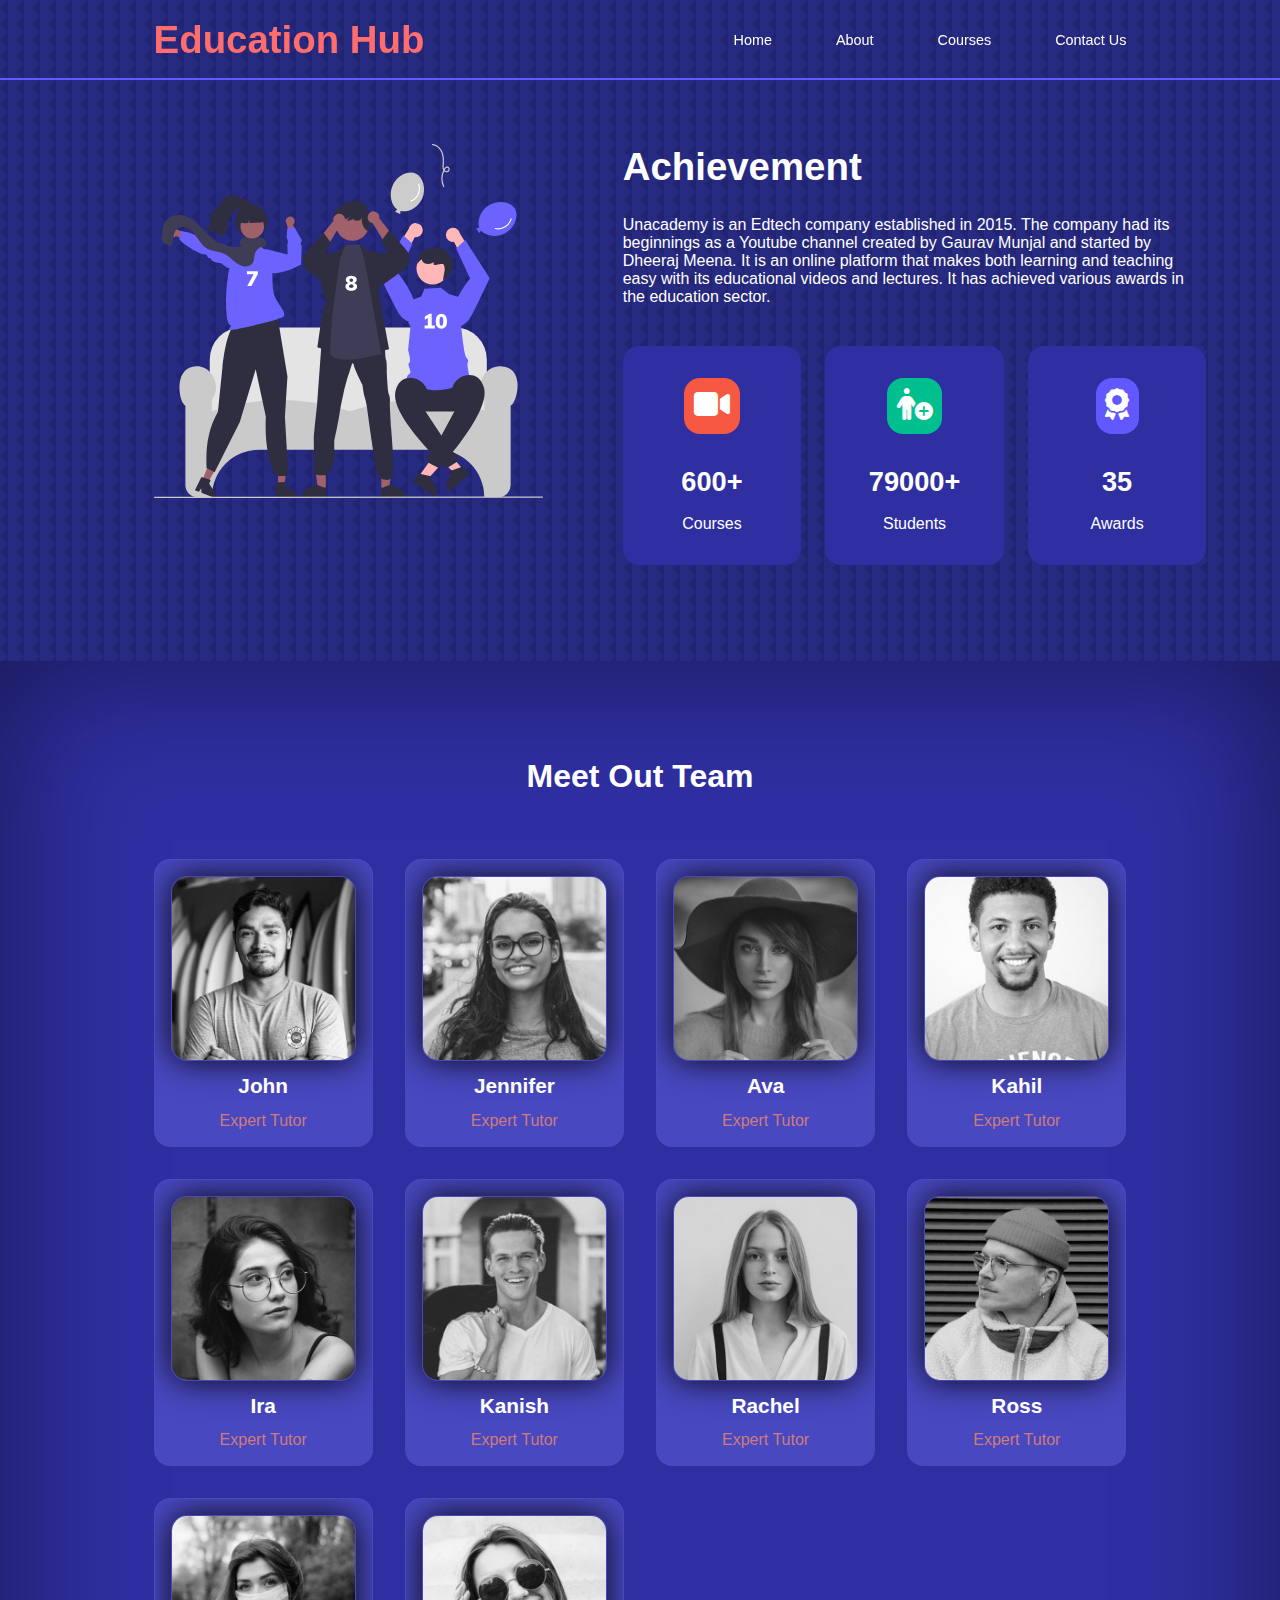
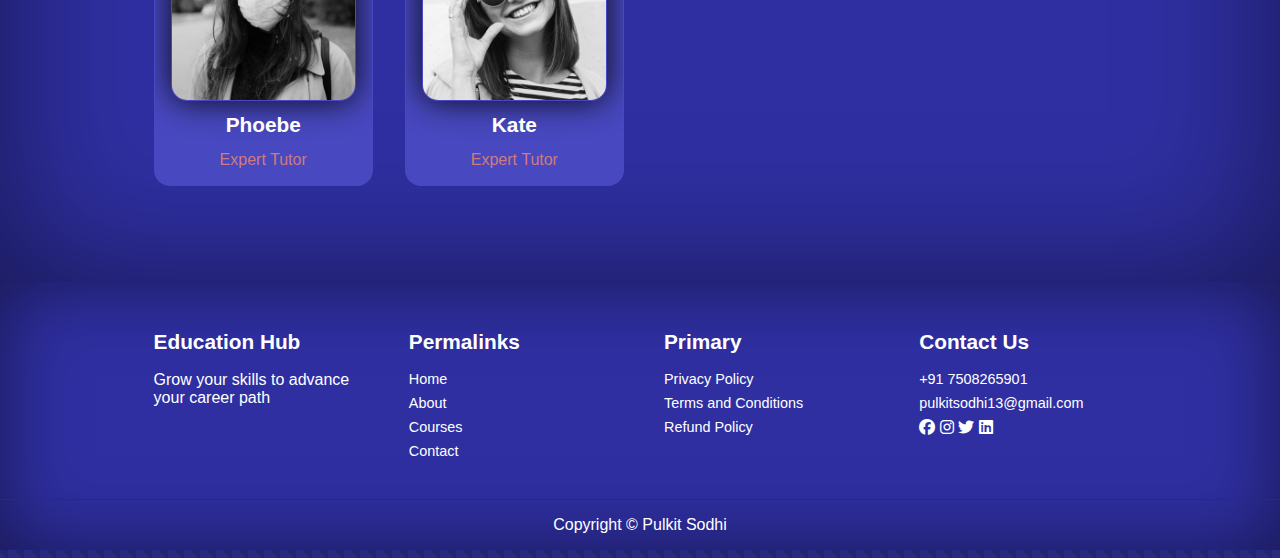
<file: about.html>
<!DOCTYPE html>
<html lang="en">

<head>
    <meta charset="UTF-8" />
    <meta http-equiv="X-UA-Compatible" content="IE=edge" />
    <meta name="viewport" content="width=device-width, initial-scale=1.0" />
    <title>About Page</title>
    <link rel="stylesheet" href="https://cdnjs.cloudflare.com/ajax/libs/font-awesome/6.4.0/css/all.min.css" />
    <link rel="stylesheet" href=".\css\style.css" />
    <link rel="stylesheet" href="css/about.css" />
    <link rel="preconnect" href="https://fonts.googleapis.com" />
    <style>
        body {
            background-image: url(./images/bg-texture.png);
        }
    </style>
</head>

<body>
    <nav>
        <div class="container nav__container">
            <a href="index.html">
                <h1>Education Hub</h1>
            </a>
            <ul class="nav_menu">
                <li><a href="index.html">Home</a></li>
                <li><a href="about.html">About</a></li>
                <li><a href="courses.html">Courses</a></li>
                <li><a href="contact.html">Contact Us</a></li>
            </ul>
            <button id="open-menu-btn"><i class="fa-solid fa-bars"></i></button>
            <button id="close-menu-btn">
                <i class="fa-sharp fa-solid fa-xmark"></i>
            </button>
        </div>
    </nav>


<!-- main page -->
<section class="about__achievements">
    <div class="container about__achievements-container">
        <div class="about__achievements-left">
            <img src="./images/about achievements.svg">
        </div>
        <div class="about__achievements-right">
            <h1>Achievement</h1>
            <p>
                Unacademy is an Edtech company established in 2015. The company had its beginnings as a Youtube channel created by Gaurav Munjal and started by Dheeraj Meena. It is an online platform that makes both learning and teaching easy with its educational videos and lectures. It has achieved various awards in the education sector.
            </p>
            <div class="achievements_cards">
                <article class="achievement_card">
                    <span class="achievement">
                        <i class="fa-solid fa-video"></i>
                    </span>
                    <h3>600+</h3>
                    <p>Courses</p>
                </article>
                <article class="achievement_card">
                    <span class="achievement">
                        <i class="fa-solid fa-person-circle-plus"></i>
                    </span>
                        <h3>79000+</h3>
                    <p>Students</p>
                   
                </article>
                <article class="achievement_card">
                    <span class="achievement">
                        <i class="fa-solid fa-award"></i>
                    </span>
                        <h3>35</h3>
                    <p>Awards
                    </p>
                    </span>
                </article>
            </div>

        </div>
    </div>

</section>

<!-- MEET OUR TEAM -->
<section class="team">
    <h2>Meet Out Team</h2>
    <div class="container team__container">
        <article class="team__member">
            <div class="team__member-image">
                <img src="images/tm1.jpg">
            </div>
            <div class="team__member-info">
                <h4>John
                </h4>
                <p>Expert Tutor</p>
            </div>
            <div class="team__member-socials">
                <a href="https://instagram.com" target="_blank"><i class="fa-brands fa-instagram"></i></a>
                <a href="https://twitter.com" target="_blank"><i class="fa-brands fa-twitter"></i></a>
                <a href="https://twitter.com" target="_blank"><i class="fa-brands fa-linkedin"></i></a>
        </article>
        <article class="team__member">
            <div class="team__member-image">
                <img src="images/tm2.jpg">
            </div>
            <div class="team__member-info">
                <h4>Jennifer
                </h4>
                <p>Expert Tutor</p>
            </div>
            <div class="team__member-socials">
                <a href="https://instagram.com" target="_blank"><i class="fa-brands fa-instagram"></i></a>
                <a href="https://twitter.com" target="_blank"><i class="fa-brands fa-twitter"></i></a>
                <a href="https://twitter.com" target="_blank"><i class="fa-brands fa-linkedin"></i></a>
        </article>
        <article class="team__member">
            <div class="team__member-image">
                <img src="images/tm3.jpg">
            </div>
            <div class="team__member-info">
                <h4>Ava
                </h4>
                <p>Expert Tutor</p>
            </div>
            <div class="team__member-socials">
                <a href="https://instagram.com" target="_blank"><i class="fa-brands fa-instagram"></i></a>
                <a href="https://twitter.com" target="_blank"><i class="fa-brands fa-twitter"></i></a>
                <a href="https://twitter.com" target="_blank"><i class="fa-brands fa-linkedin"></i></a>
        </article>
        <article class="team__member">
            <div class="team__member-image">
                <img src="images/tm4.jpg">
            </div>
            <div class="team__member-info">
                <h4>Kahil
                </h4>
                <p>Expert Tutor</p>
            </div>
            <div class="team__member-socials">
                <a href="https://instagram.com" target="_blank"><i class="fa-brands fa-instagram"></i></a>
                <a href="https://twitter.com" target="_blank"><i class="fa-brands fa-twitter"></i></a>
                <a href="https://twitter.com" target="_blank"><i class="fa-brands fa-linkedin"></i></a>
        </article>
        <article class="team__member">
            <div class="team__member-image">
                <img src="images/tm5.jpg">
            </div>
            <div class="team__member-info">
                <h4>Ira
                </h4>
                <p>Expert Tutor</p>
            </div>
            <div class="team__member-socials">
                <a href="https://instagram.com" target="_blank"><i class="fa-brands fa-instagram"></i></a>
                <a href="https://twitter.com" target="_blank"><i class="fa-brands fa-twitter"></i></a>
                <a href="https://twitter.com" target="_blank"><i class="fa-brands fa-linkedin"></i></a>
        </article>
        <article class="team__member">
            <div class="team__member-image">
                <img src="images/tm6.jpg">
            </div>
            <div class="team__member-info">
                <h4>Kanish
                </h4>
                <p>Expert Tutor</p>
            </div>
            <div class="team__member-socials">
                <a href="https://instagram.com" target="_blank"><i class="fa-brands fa-instagram"></i></a>
                <a href="https://twitter.com" target="_blank"><i class="fa-brands fa-twitter"></i></a>
                <a href="https://twitter.com" target="_blank"><i class="fa-brands fa-linkedin"></i></a>
        </article>
        <article class="team__member">
            <div class="team__member-image">
                <img src="images/tm7.jpg">
            </div>
            <div class="team__member-info">
                <h4>Rachel
                </h4>
                <p>Expert Tutor</p>
            </div>
            <div class="team__member-socials">
                <a href="https://instagram.com" target="_blank"><i class="fa-brands fa-instagram"></i></a>
                <a href="https://twitter.com" target="_blank"><i class="fa-brands fa-twitter"></i></a>
                <a href="https://twitter.com" target="_blank"><i class="fa-brands fa-linkedin"></i></a>
        </article>
        <article class="team__member">
            <div class="team__member-image">
                <img src="images/tm8.jpg">
            </div>
            <div class="team__member-info">
                <h4>Ross
                </h4>
                <p>Expert Tutor</p>
            </div>
            <div class="team__member-socials">
                <a href="https://instagram.com" target="_blank"><i class="fa-brands fa-instagram"></i></a>
                <a href="https://twitter.com" target="_blank"><i class="fa-brands fa-twitter"></i></a>
                <a href="https://twitter.com" target="_blank"><i class="fa-brands fa-linkedin"></i></a>
        </article>
        <article class="team__member">
            <div class="team__member-image">
                <img src="images/tm9.jpg">
            </div>
            <div class="team__member-info">
                <h4>Phoebe
                </h4>
                <p>Expert Tutor</p>
            </div>
            <div class="team__member-socials">
                <a href="https://instagram.com" target="_blank"><i class="fa-brands fa-instagram"></i></a>
                <a href="https://twitter.com" target="_blank"><i class="fa-brands fa-twitter"></i></a>
                <a href="https://twitter.com" target="_blank"><i class="fa-brands fa-linkedin"></i></a>
        </article>
        <article class="team__member">
            <div class="team__member-image">
                <img src="images/tm10.jpg">
            </div>
            <div class="team__member-info">
                <h4>
                Kate
                </h4>
                <p>Expert Tutor</p>
            </div>
            <div class="team__member-socials">
                <a href="https://instagram.com" target="_blank"><i class="fa-brands fa-instagram"></i></a>
                <a href="https://twitter.com" target="_blank"><i class="fa-brands fa-twitter"></i></a>
                <a href="https://twitter.com" target="_blank"><i class="fa-brands fa-linkedin"></i></a>
        </article>
    </div>
</section>
  <!-- footer -->


  <footer class="footer">
    <div class="container container__footer">
      <article class="footer_4">
        <div class="footer_heading"><a href="#">
            <h4>Education Hub</h4>
          </a>

        </div>
        <div class="footer_data">Grow your skills to advance your career path</div>
      </article>
      <article class="footer_4">
        <div class="footer_heading">
          <h4>Permalinks</h4>
        </div>
        <div class="footer_data">
          <ul class="footer_Nav">
            <li><a href="#">Home</a></li>
            <li><a href="about.html">About</a></li>
            <li><a href="courses.html">Courses</a></li>
            <li><a href="contact.html">Contact</a></li>
          </ul>


        </div>
      </article>
      <article class="footer_4">
        <div class="footer_heading">
          <h4>Primary</h4>
        </div>
        <div class="footer_data">
          <ul class="footer_Nav">
            <li><a href="#">Privacy Policy</a></li>
            <li><a href="#">Terms and Conditions</a></li>
            <li><a href="#">Refund Policy</a></li>
          </ul>

        </div>
      </article>
      <article class="footer_4">
        <div class="footer_heading"><a href="#">
            <h4>Contact Us</h4>
          </a>

        </div>
        <div class="footer_data">
          <ul>
            <li>+91 7508265901</li>
            <li>pulkitsodhi13@gmail.com</li>
          </ul>

        </div>
        <div class="logo">
          <a href="https://facebook.com"><i class="fa-brands fa-facebook"></i>
            <a href="https://instagram.com"><i class="fa-brands fa-instagram"></i>
            <a href="https://twitter.com"><i class="fa-brands fa-twitter"></i></a>
            <a href="https://linkedin.com"><i class="fa-brands fa-linkedin"></i></a>
          
        </div>
      </article>
    </div>
    <div class="copyright">
      <p>Copyright &copy; Pulkit Sodhi</p>
    </div>
    </section>





        <script src="./main.js"></script>

</body>

</html>
</file>
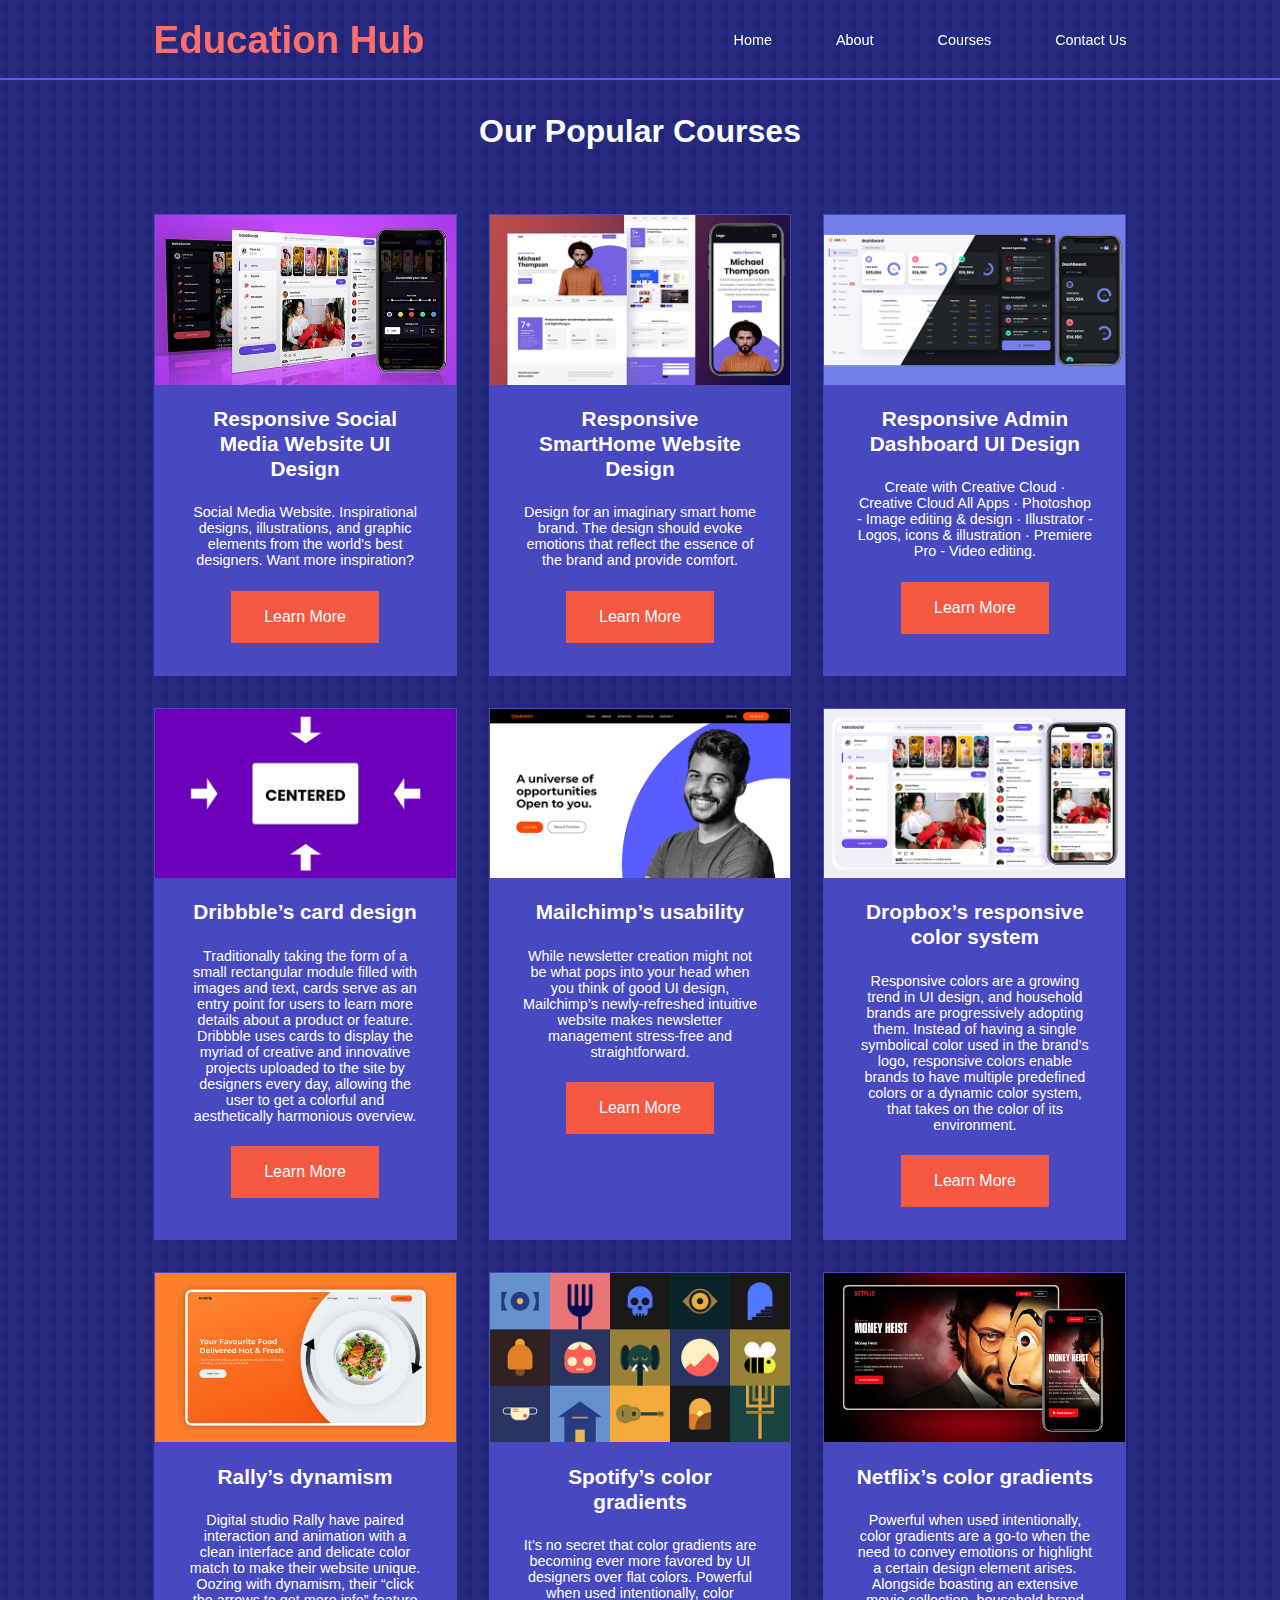
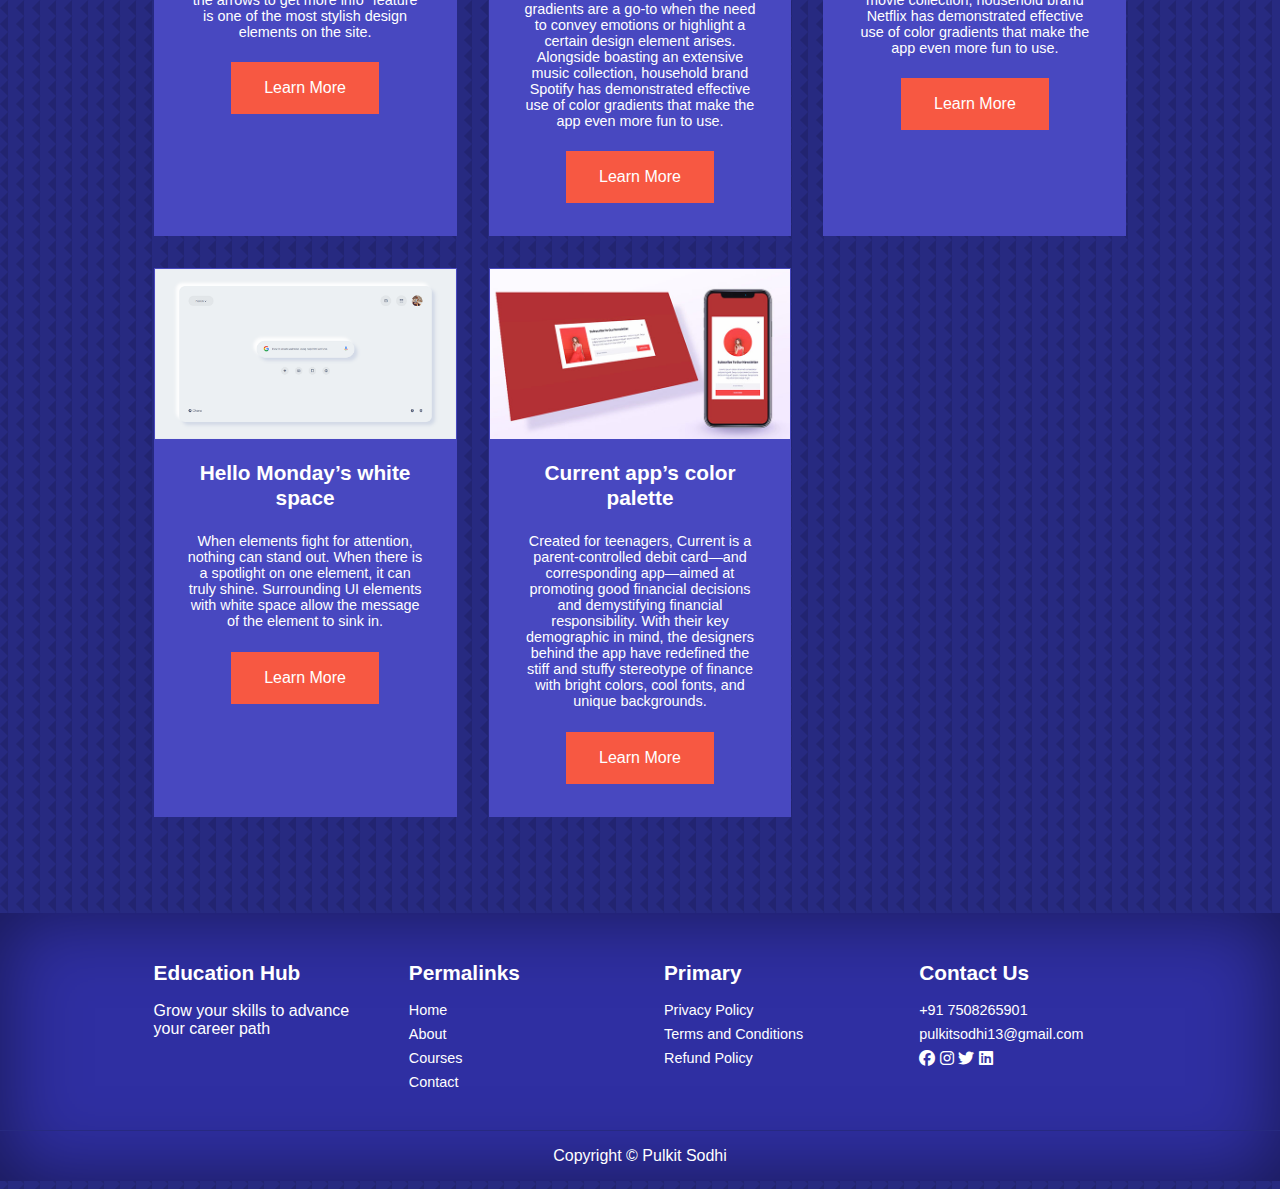
<file: courses.html>
<!DOCTYPE html>
<html lang="en">

<head>
  <meta charset="UTF-8" />
  <meta http-equiv="X-UA-Compatible" content="IE=edge" />
  <meta name="viewport" content="width=device-width, initial-scale=1.0" />
  <title>Responsive Multipage Website</title>
  <link rel="stylesheet" href="https://cdnjs.cloudflare.com/ajax/libs/font-awesome/6.4.0/css/all.min.css" />
  <link rel="stylesheet" href=".\css\style.css" />

  <link rel="preconnect" href="https://fonts.googleapis.com" />
  <link rel="preconnect" href="https://fonts.gstatic.com" crossorigin />
<style>
  .courses{
    margin-top: 1rem;

  }
    body {
        background-image: url(./images/bg-texture.png);
    }
</style>
</head>

<body>
  <nav>
    <div class="container nav__container">
      <a href="index.html">
        <h1>Education Hub</h1>
      </a>
      <ul class="nav_menu">
        <li><a href="index.html">Home</a></li>
        <li><a href="about.html">About</a></li>
        <li><a href="courses.html">Courses</a></li>
        <li><a href="contact.html">Contact Us</a></li>
      </ul>
      <button id="open-menu-btn"><i class="fa-solid fa-bars"></i></button>
      <button id="close-menu-btn">
        <i class="fa-sharp fa-solid fa-xmark"></i>
      </button>
    </div>
  </nav>


  <!-- COURSES -->
  <section class="courses">
    <h2>Our Popular Courses</h2>
    <div class="container courses__container">
      <article class="course">
        <div class="course_image">
          <img src="./images/course1.jpg">
        </div>
        <h4>Responsive Social Media Website UI Design</h4>
        <p>Social Media Website. Inspirational designs, illustrations, and graphic elements from the world's best
          designers. Want more inspiration?</p>
        <a href="courses.html" class="btn btn-primary">Learn More</a>
      </article>
      <article class="course">
        <div class="course_image">
          <img src="./images/course2.jpg">
        </div>
        <h4>Responsive SmartHome Website Design</h4>
        <p>Design for an imaginary smart home brand. The design should evoke emotions that reflect the essence of the
          brand and provide comfort.</p>
        <a href="courses.html" class="btn btn-primary">Learn More</a>
      </article>
      <article class="course">
        <div class="course_image">
          <img src="./images/course3.jpg">
        </div>
        <h4>Responsive Admin Dashboard UI Design</h4>
        <p>Create with Creative Cloud · Creative Cloud All Apps · Photoshop - Image editing & design · Illustrator -
          Logos, icons & illustration · Premiere Pro - Video editing.</p>
        <a href="courses.html" class="btn btn-primary">Learn More</a>
      </article>
      <article class="course">
        <div class="course_image">
          <img src="./images/course4.jpg">
        </div>
        <h4>Dribbble’s card design</h4>
        <p>Traditionally taking the form of a small rectangular module filled with images and text, cards serve as an entry point for users to learn more details about a product or feature. Dribbble uses cards to display the myriad of creative and innovative projects uploaded to the site by designers every day, allowing the user to get a colorful and aesthetically harmonious overview.</p>
        <a href="courses.html" class="btn btn-primary">Learn More</a>
      </article>
      <article class="course">
        <div class="course_image">
          <img src="./images/course5.jpg">
        </div>
        <h4>Mailchimp’s usability</h4>
        <p>While newsletter creation might not be what pops into your head when you think of good UI design, Mailchimp’s newly-refreshed intuitive website makes newsletter management stress-free and straightforward.</p>
        <a href="courses.html" class="btn btn-primary">Learn More</a>
      </article>
      <article class="course">
        <div class="course_image">
          <img src="./images/course6.jpg">
        </div>
        <h4>Dropbox’s responsive color system</h4>
        <p>Responsive colors are a growing trend in UI design, and household brands are progressively adopting them. Instead of having a single symbolical color used in the brand’s logo, responsive colors enable brands to have multiple predefined colors or a dynamic color system, that takes on the color of its environment.</p>
        <a href="courses.html" class="btn btn-primary">Learn More</a>
      </article>
      <article class="course">
        <div class="course_image">
          <img src="./images/course8.jpg">
        </div>
        <h4>Rally’s dynamism</h4>
        <p>Digital studio Rally have paired interaction and animation with a clean interface and delicate color match to make their website unique. Oozing with dynamism, their “click the arrows to get more info” feature is one of the most stylish design elements on the site.</p>
        <a href="courses.html" class="btn btn-primary">Learn More</a>
      </article>
      <article class="course">
        <div class="course_image">
          <img src="./images/course11.jpg">
        </div>
        <h4>Spotify’s color gradients</h4>
        <p>It’s no secret that color gradients are becoming ever more favored by UI designers over flat colors. Powerful when used intentionally, color gradients are a go-to when the need to convey emotions or highlight a certain design element arises. Alongside boasting an extensive music collection, household brand Spotify has demonstrated effective use of color gradients that make the app even more fun to use.</p>
        <a href="courses.html" class="btn btn-primary">Learn More</a>
      </article>
      <article class="course">
        <div class="course_image">
          <img src="./images/course9.jpg">
        </div>
        <h4>Netflix’s color gradients</h4>
        <p>Powerful when used intentionally, color gradients are a go-to when the need to convey emotions or highlight a certain design element arises. Alongside boasting an extensive movie collection, household brand Netflix has demonstrated effective use of color gradients that make the app even more fun to use.</p>
        <a href="courses.html" class="btn btn-primary">Learn More</a>
      </article>
      <article class="course">
        <div class="course_image">
          <img src="./images/course12.jpg">
        </div>
        <h4>Hello Monday’s white space</h4>
        <p>When elements fight for attention, nothing can stand out. When there is a spotlight on one element, it can truly shine. Surrounding UI elements with white space allow the message of the element to sink in.</p>
        <a href="courses.html" class="btn btn-primary">Learn More</a>
      </article>
      <article class="course">
        <div class="course_image">
          <img src="./images/course10.jpg">
        </div>
        <h4>Current app’s color palette</h4>
        <p>Created for teenagers, Current is a parent-controlled debit card—and corresponding app—aimed at promoting good financial decisions and demystifying financial responsibility. With their key demographic in mind, the designers behind the app have redefined the stiff and stuffy stereotype of finance with bright colors, cool fonts, and unique backgrounds.</p>
        <a href="courses.html" class="btn btn-primary">Learn More</a>
      </article>
    </div>
  </section>
  <!-- footer -->


  <footer class="footer">
    <div class="container container__footer">
      <article class="footer_4">
        <div class="footer_heading"><a href="#">
          <h4>Education Hub</h4>
          </a>

        </div>
        <div class="footer_data">Grow your skills to advance your career path</div>
      </article>
      <article class="footer_4">
        <div class="footer_heading">
          <h4>Permalinks</h4>
        </div>
        <div class="footer_data">
          <ul class="footer_Nav">
            <li><a href="#">Home</a></li>
            <li><a href="about.html">About</a></li>
            <li><a href="courses.html">Courses</a></li>
            <li><a href="contact.html">Contact</a></li>
          </ul>


        </div>
      </article>
      <article class="footer_4">
        <div class="footer_heading">
          <h4>Primary</h4>
        </div>
        <div class="footer_data">
          <ul class="footer_Nav">
            <li><a href="#">Privacy Policy</a></li>
            <li><a href="#">Terms and Conditions</a></li>
            <li><a href="#">Refund Policy</a></li>
          </ul>

        </div>
      </article>
      <article class="footer_4">
        <div class="footer_heading"><a href="#">
            <h4>Contact Us</h4>
          </a>

        </div>
        <div class="footer_data">
          <ul>
            <li>+91 7508265901</li>
            <li>pulkitsodhi13@gmail.com</li>
          </ul>

        </div>
        <div class="logo">
          <a href="https://facebook.com"><i class="fa-brands fa-facebook"></i>
            <a href="https://instagram.com"><i class="fa-brands fa-instagram"></i>
            <a href="https://twitter.com"><i class="fa-brands fa-twitter"></i></a>
            <a href="https://linkedin.com"><i class="fa-brands fa-linkedin"></i></a>
          
        </div>
      </article>
    </div>
    <div class="copyright">
      <p>Copyright &copy; Pulkit Sodhi</p>
    </div>
    </section>





    <script src="./main.js"></script>

</body>

</html>
</file>
<file: css/about.css>
.about__achievements {
  margin-top: 3rem;
}
.about__achievements-container {
  display: grid;
  grid-template-columns: 40% 60%;
  gap: 5rem;
}
.about__achievements-right > p {
  margin: 1.6rem 0 2.5rem;
}

.achievements_cards {
  display: grid;
  grid-template-columns: 1fr 1fr 1fr;
  gap: 1.5rem;
}
.achievement_card {
  background: var(--color-bg1);
  padding: 1rem;
  border: 1rem solid transparent;
  border-radius: 1rem;
  text-align: center;
  transition: var(--transition);
}
.achievement_card:hover {
  background: var(--color-bg2);
  box-shadow: 0 3rem 3rem rgba(0, 0, 0, 0.3);
}
.achievement {
  background: var(--color-danger);
  padding: 0.6rem;
  border-radius: 1rem;
  display: inline-block;
  margin-bottom: 2rem;
  font-size: 2rem;
}
.achievement_card:nth-child(2) .achievement {
  background-color: var(--color-success);
}
.achievement_card:nth-child(3) .achievement {
  background-color: var(--color-primary);
}
.achievement_card p {
  margin-top: 1rem;
}

.team {
  background: var(--color-bg1);
  box-shadow: inset 0 0 9rem rgba(0, 0, 0, 0.5);
}
.team__container {
  display: grid;
  grid-template-columns: repeat(4, 1fr);
  gap: 2rem;
}
.team__member {
  background: var(--color-bg2);
  padding: 1rem;
  border: 1px solid transparent;
  border-radius: 1rem;
  position: relative;
  overflow: hidden;
}
.team__member-image {
  border: 1px solid transparent;
  border-radius: 1rem;
  overflow: hidden;
  box-shadow: 0 0 2rem rgba(0, 0, 0, 0.9);
}
.team__member:hover {
  background: transparent;
  border-color: var(--color-primary);
}
.team__member-image img {
  filter: saturate(0);
}
.team__member:hover img {
  filter: saturate(1);
}
.team__member-info * {
  margin-top: 0.8rem;
  text-align: center;
}
.team__member-info p {
  color: var(--color-light);
}
.team__member-socials {
  position: absolute;
  top: 50%;
  transform: translateY(-50%);
  right: -100%;
  display: flex;
  flex-direction: column;
  background: var(--color-primary);
  border-radius: 1rem 0 0 1rem;
  box-shadow: -2rem 0 2rem rgba(0, 0, 0, 0.3);
  transition: var(--transition);
}
.team__member-socials a {
  padding: 1rem;
}

.team__member:hover .team__member-socials {
  right: 0;
}

/* MEDIA QUERIES */
@media screen and (max-width: 1024px) {
  .about__achievements {
    margin-top: 2rem;
  }
  .about__achievements-container {
    grid-template-columns: 1fr;
    gap: 4rem;
  }
  .about__achievements-left{
    width: 80%;
    margin:0 auto;
  }
  .team__container{
    grid-template-columns: repeat(3,1fr);
    gap:1.5rem;
  }
  .team__member{
    padding: 1rem;
  }
}

/* For Mobile */
@media screen and (max-width:600px) {
    .achievements_cards{
        grid-template-columns: 1fr 1fr;
        gap:0.7rem;
    }
    .team__container{
        grid-template-columns: 1fr 1fr;
        gap:0.7rem;
    }
    .team__member{
        padding: 0;
    }
    .team__member p{
        margin-bottom: 1.5rem;
    }
}
</file>
